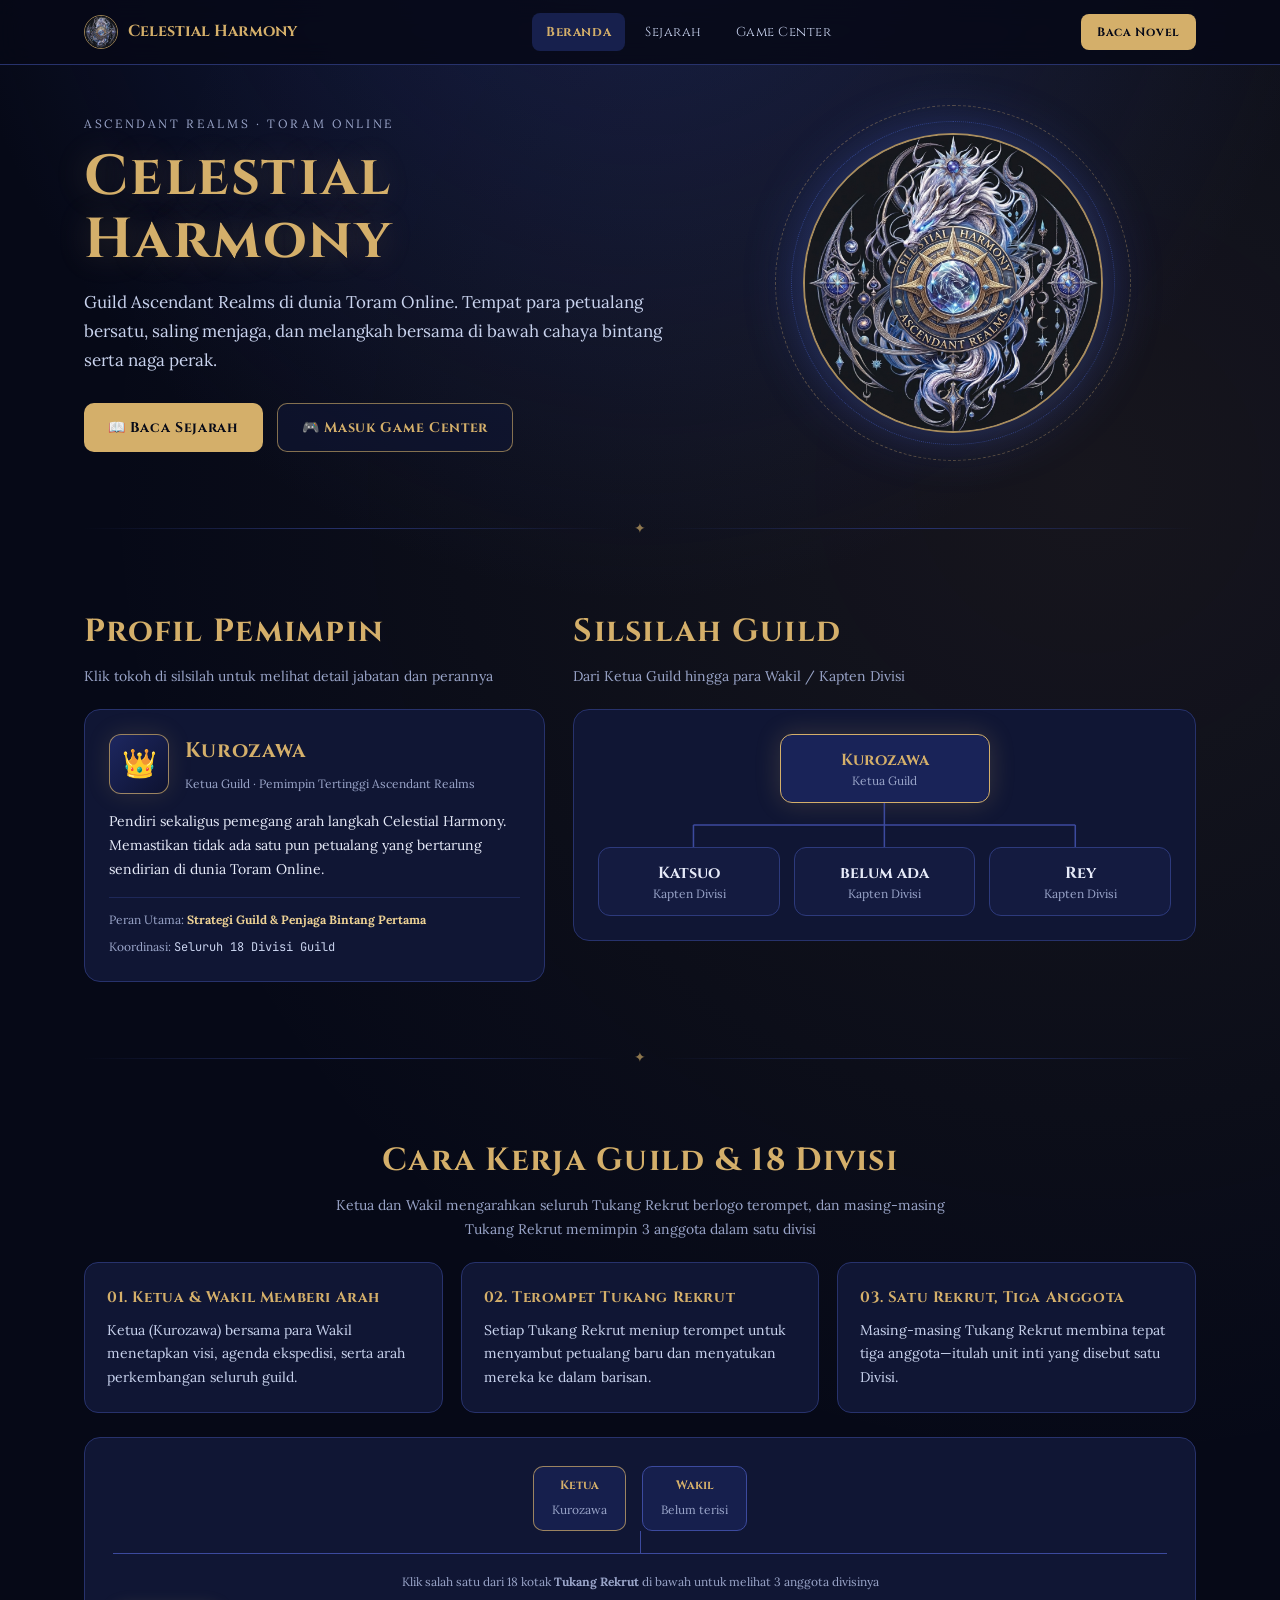
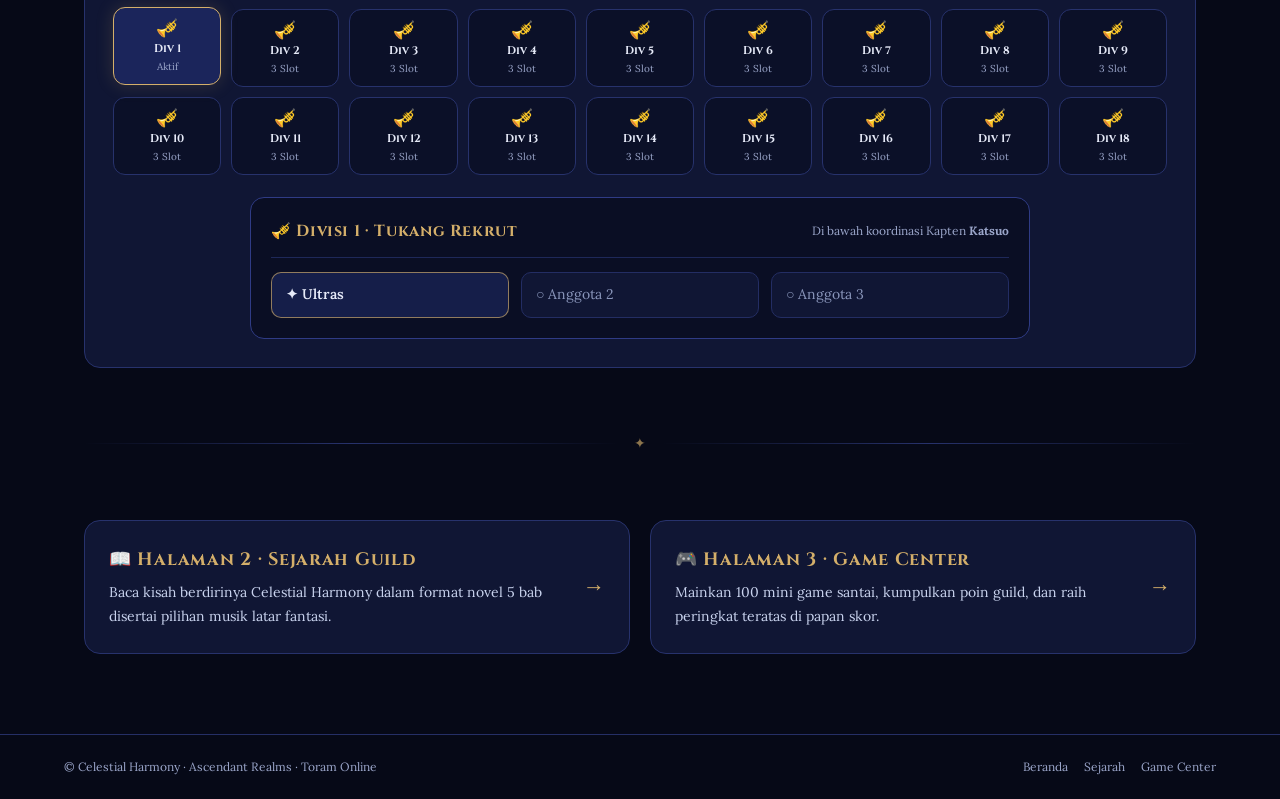
<file: index.html>
<!doctype html>
<html lang="id">
  <head>
    <meta charset="UTF-8" />
    <meta name="viewport" content="width=device-width, initial-scale=1.0" />
    <title>Celestial Harmony — Ascendant Realms</title>
    <meta
      name="description"
      content="Portal Guild Toram Online Celestial Harmony – Ascendant Realms: Silsilah Guild, 18 Divisi Tukang Rekrut, Novel Sejarah, dan Game Center."
    />
    <link rel="preconnect" href="https://fonts.googleapis.com" />
    <link rel="preconnect" href="https://fonts.gstatic.com" crossorigin />
    <link
      href="https://fonts.googleapis.com/css2?family=Cinzel:wght@600;700;800&family=Lora:ital,wght@0,400;0,500;0,600;1,400&family=JetBrains+Mono:wght@500;700&display=swap"
      rel="stylesheet"
    />
    <link rel="stylesheet" href="style.css" />
  </head>
  <body>
    <canvas id="starfield-canvas" aria-hidden="true"></canvas>

    <header class="site-header">
      <div class="header-inner">
        <a href="index.html" class="brand-link">
          <img
            src="logo.jpeg"
            alt="Logo Celestial Harmony"
            class="brand-logo"
          />
          <span class="brand-title">Celestial Harmony</span>
        </a>

        <nav class="main-nav" aria-label="Navigasi Utama">
          <a href="index.html" class="nav-link active" aria-current="page">Beranda</a>
          <a href="sejarah.html" class="nav-link">Sejarah</a>
          <a href="game.html" class="nav-link">Game Center</a>
        </nav>

        <a href="sejarah.html" class="cta-header">Baca Novel</a>
      </div>
    </header>

    <main class="page-main">
      <!-- Hero Section -->
      <section class="hero-grid">
        <div class="hero-content">
          <p class="hero-eyebrow">Ascendant Realms · Toram Online</p>
          <h1 class="hero-title">Celestial Harmony</h1>
          <p class="hero-desc">
            Guild Ascendant Realms di dunia Toram Online. Tempat para petualang bersatu,
            saling menjaga, dan melangkah bersama di bawah cahaya bintang serta naga perak.
          </p>
          <div class="hero-actions">
            <a href="sejarah.html" class="btn-gold">📖 Baca Sejarah</a>
            <a href="game.html" class="btn-outline">🎮 Masuk Game Center</a>
          </div>
        </div>

        <div class="hero-emblem-wrap">
          <div class="emblem-glow" aria-hidden="true"></div>
          <div class="astrolabe-ring" aria-hidden="true"></div>
          <div class="astrolabe-inner" aria-hidden="true"></div>
          <div class="emblem-circle">
            <img
              src="logo.jpeg"
              alt="Lambang Naga Perak Celestial Harmony Ascendant Realms"
            />
          </div>
        </div>
      </section>

      <div class="celestial-divider" aria-hidden="true">✦</div>

      <!-- Profil Pemimpin & Silsilah Guild -->
      <section class="lineage-grid" aria-label="Profil dan Silsilah Guild">
        <div>
          <div class="section-head">
            <h2>Profil Pemimpin</h2>
            <p>Klik tokoh di silsilah untuk melihat detail jabatan dan perannya</p>
          </div>

          <article id="profile-card" class="panel-card profile-card" aria-live="polite">
            <div class="profile-top">
              <div id="profile-crest" class="profile-crest" aria-hidden="true">👑</div>
              <div>
                <h3 id="profile-name" class="profile-name">Kurozawa</h3>
                <div id="profile-role" class="profile-role">
                  Ketua Guild · Pemimpin Tertinggi Ascendant Realms
                </div>
              </div>
            </div>
            <p id="profile-bio" class="profile-bio">
              Pendiri sekaligus pemegang arah langkah Celestial Harmony. Memastikan tidak ada satu
              pun petualang yang bertarung sendirian di dunia Toram Online.
            </p>
            <div class="profile-meta">
              <div>
                Peran Utama:
                <strong id="profile-specialty">Strategi Guild &amp; Penjaga Bintang Pertama</strong>
              </div>
              <div style="margin-top: 6px;">
                Koordinasi:
                <span id="profile-coordination" style="font-family: 'JetBrains Mono', monospace; color: #c9d3ee;">
                  Seluruh 18 Divisi Guild
                </span>
              </div>
            </div>
          </article>
        </div>

        <div>
          <div class="section-head">
            <h2>Silsilah Guild</h2>
            <p>Dari Ketua Guild hingga para Wakil / Kapten Divisi</p>
          </div>

          <div class="panel-card">
            <div class="silsilah-tree">
              <button
                type="button"
                class="tree-node leader active"
                data-profile-id="kurozawa"
              >
                <div class="tree-node-name">Kurozawa</div>
                <div class="tree-node-role">Ketua Guild</div>
              </button>

              <svg
                aria-hidden="true"
                viewBox="0 0 600 44"
                class="silsilah-svg"
                preserveAspectRatio="none"
              >
                <path
                  d="M 300 0 L 300 22 M 100 22 L 500 22 M 100 22 L 100 44 M 300 22 L 300 44 M 500 22 L 500 44"
                  fill="none"
                  stroke="#3c4a9e"
                  stroke-width="1.6"
                />
                <path
                  id="silsilah-active-branch"
                  d=""
                  fill="none"
                  stroke="#d4af6a"
                  stroke-width="2.4"
                />
              </svg>

              <div class="tree-branch">
                <button type="button" class="tree-node vice" data-profile-id="katsuo">
                  <div class="tree-node-name">Katsuo</div>
                  <div class="tree-node-role">Kapten Divisi</div>
                </button>
                <button type="button" class="tree-node vice" data-profile-id="ferisn">
                  <div class="tree-node-name">belum ada</div>
                  <div class="tree-node-role">Kapten Divisi</div>
                </button>
                <button type="button" class="tree-node vice" data-profile-id="rey">
                  <div class="tree-node-name">Rey</div>
                  <div class="tree-node-role">Kapten Divisi</div>
                </button>
              </div>
            </div>
          </div>
        </div>
      </section>

      <div class="celestial-divider" aria-hidden="true">✦</div>

      <!-- Cara Kerja Guild & 18 Divisi Tukang Rekrut -->
      <section aria-label="Cara Kerja Guild dan 18 Divisi">
        <div class="section-head center">
          <h2>Cara Kerja Guild &amp; 18 Divisi</h2>
          <p>
            Ketua dan Wakil mengarahkan seluruh Tukang Rekrut berlogo terompet, dan masing-masing
            Tukang Rekrut memimpin 3 anggota dalam satu divisi
          </p>
        </div>

        <div class="steps-grid">
          <div class="step-card">
            <h3>01. Ketua &amp; Wakil Memberi Arah</h3>
            <p>
              Ketua (Kurozawa) bersama para Wakil menetapkan visi, agenda ekspedisi, serta arah
              perkembangan seluruh guild.
            </p>
          </div>
          <div class="step-card">
            <h3>02. Terompet Tukang Rekrut</h3>
            <p>
              Setiap Tukang Rekrut meniup terompet untuk menyambut petualang baru dan menyatukan
              mereka ke dalam barisan.
            </p>
          </div>
          <div class="step-card">
            <h3>03. Satu Rekrut, Tiga Anggota</h3>
            <p>
              Masing-masing Tukang Rekrut membina tepat tiga anggota—itulah unit inti yang disebut
              satu Divisi.
            </p>
          </div>
        </div>

        <div class="workflow-diagram">
          <div class="command-pair">
            <div class="command-box primary">
              <strong>Ketua</strong>
              <span>Kurozawa</span>
            </div>
            <div class="command-box">
              <strong>Wakil</strong>
              <span>Belum terisi</span>
            </div>
          </div>

          <div class="workflow-stem" aria-hidden="true"></div>

          <div class="recruiter-wrap">
            <p class="recruiter-hint">
              Klik salah satu dari 18 kotak <strong>Tukang Rekrut</strong> di bawah untuk melihat 3
              anggota divisinya
            </p>
            <div id="recruiter-grid" class="recruiter-grid"></div>
          </div>

          <div id="division-detail" class="division-detail" aria-live="polite">
            <div class="division-detail-head">
              <h3 id="division-title">🎺 Divisi 1 · Tukang Rekrut</h3>
              <span class="division-captain">
                Di bawah koordinasi Kapten <strong id="division-captain">belum ada</strong>
              </span>
            </div>
            <div id="division-members" class="division-members"></div>
          </div>
        </div>
      </section>

      <div class="celestial-divider" aria-hidden="true">✦</div>

      <!-- Portal Menghubungkan ke 2 Halaman Lain -->
      <section aria-label="Tautan Halaman Lain">
        <div class="portal-grid">
          <a href="sejarah.html" class="portal-card">
            <div>
              <h3>📖 Halaman 2 · Sejarah Guild</h3>
              <p>
                Baca kisah berdirinya Celestial Harmony dalam format novel 5 bab disertai pilihan
                musik latar fantasi.
              </p>
            </div>
            <span class="portal-arrow" aria-hidden="true">→</span>
          </a>

          <a href="game.html" class="portal-card">
            <div>
              <h3>🎮 Halaman 3 · Game Center</h3>
              <p>
                Mainkan 100 mini game santai, kumpulkan poin guild, dan raih peringkat teratas di
                papan skor.
              </p>
            </div>
            <span class="portal-arrow" aria-hidden="true">→</span>
          </a>
        </div>
      </section>
    </main>

    <footer class="site-footer">
      <div class="footer-inner">
        <span>© Celestial Harmony · Ascendant Realms · Toram Online</span>
        <div class="footer-links">
          <a href="index.html">Beranda</a>
          <a href="sejarah.html">Sejarah</a>
          <a href="game.html">Game Center</a>
        </div>
      </div>
    </footer>

    <script src="script.js"></script>
  </body>
</html>
</file>
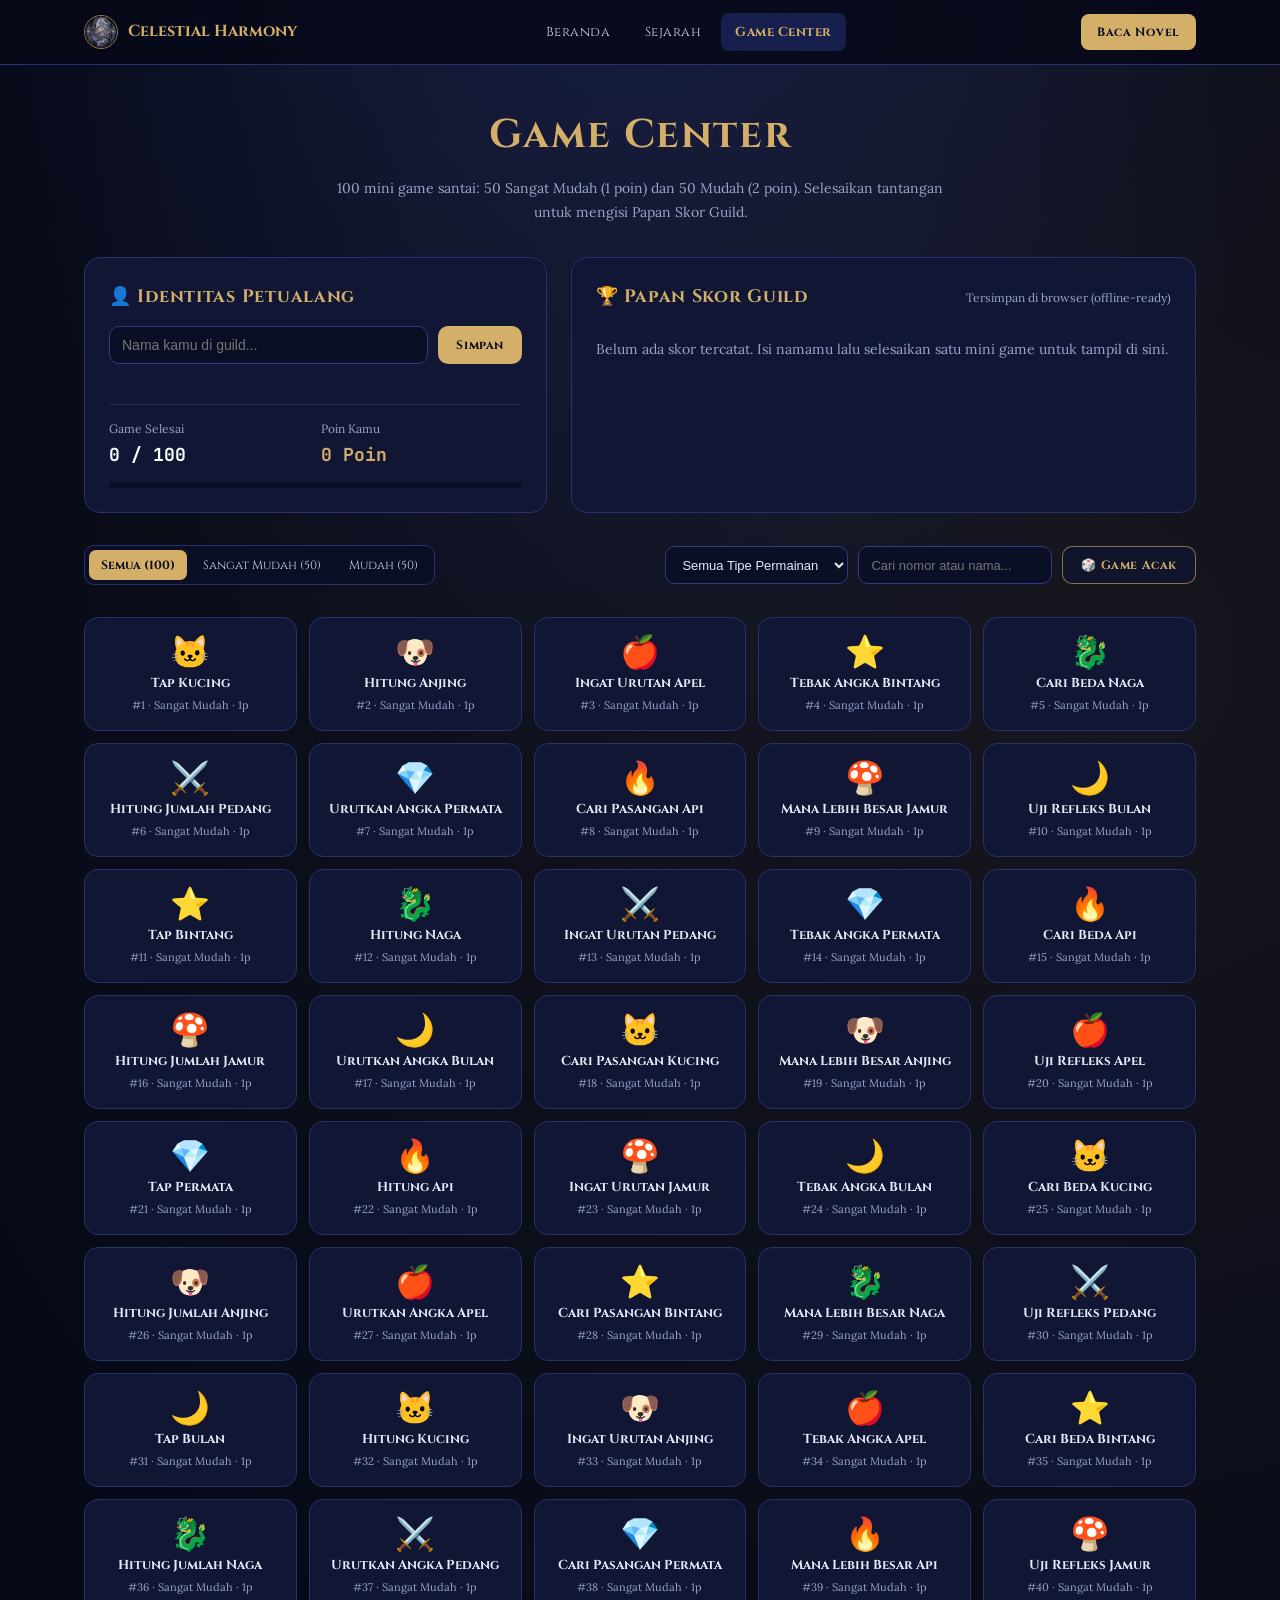
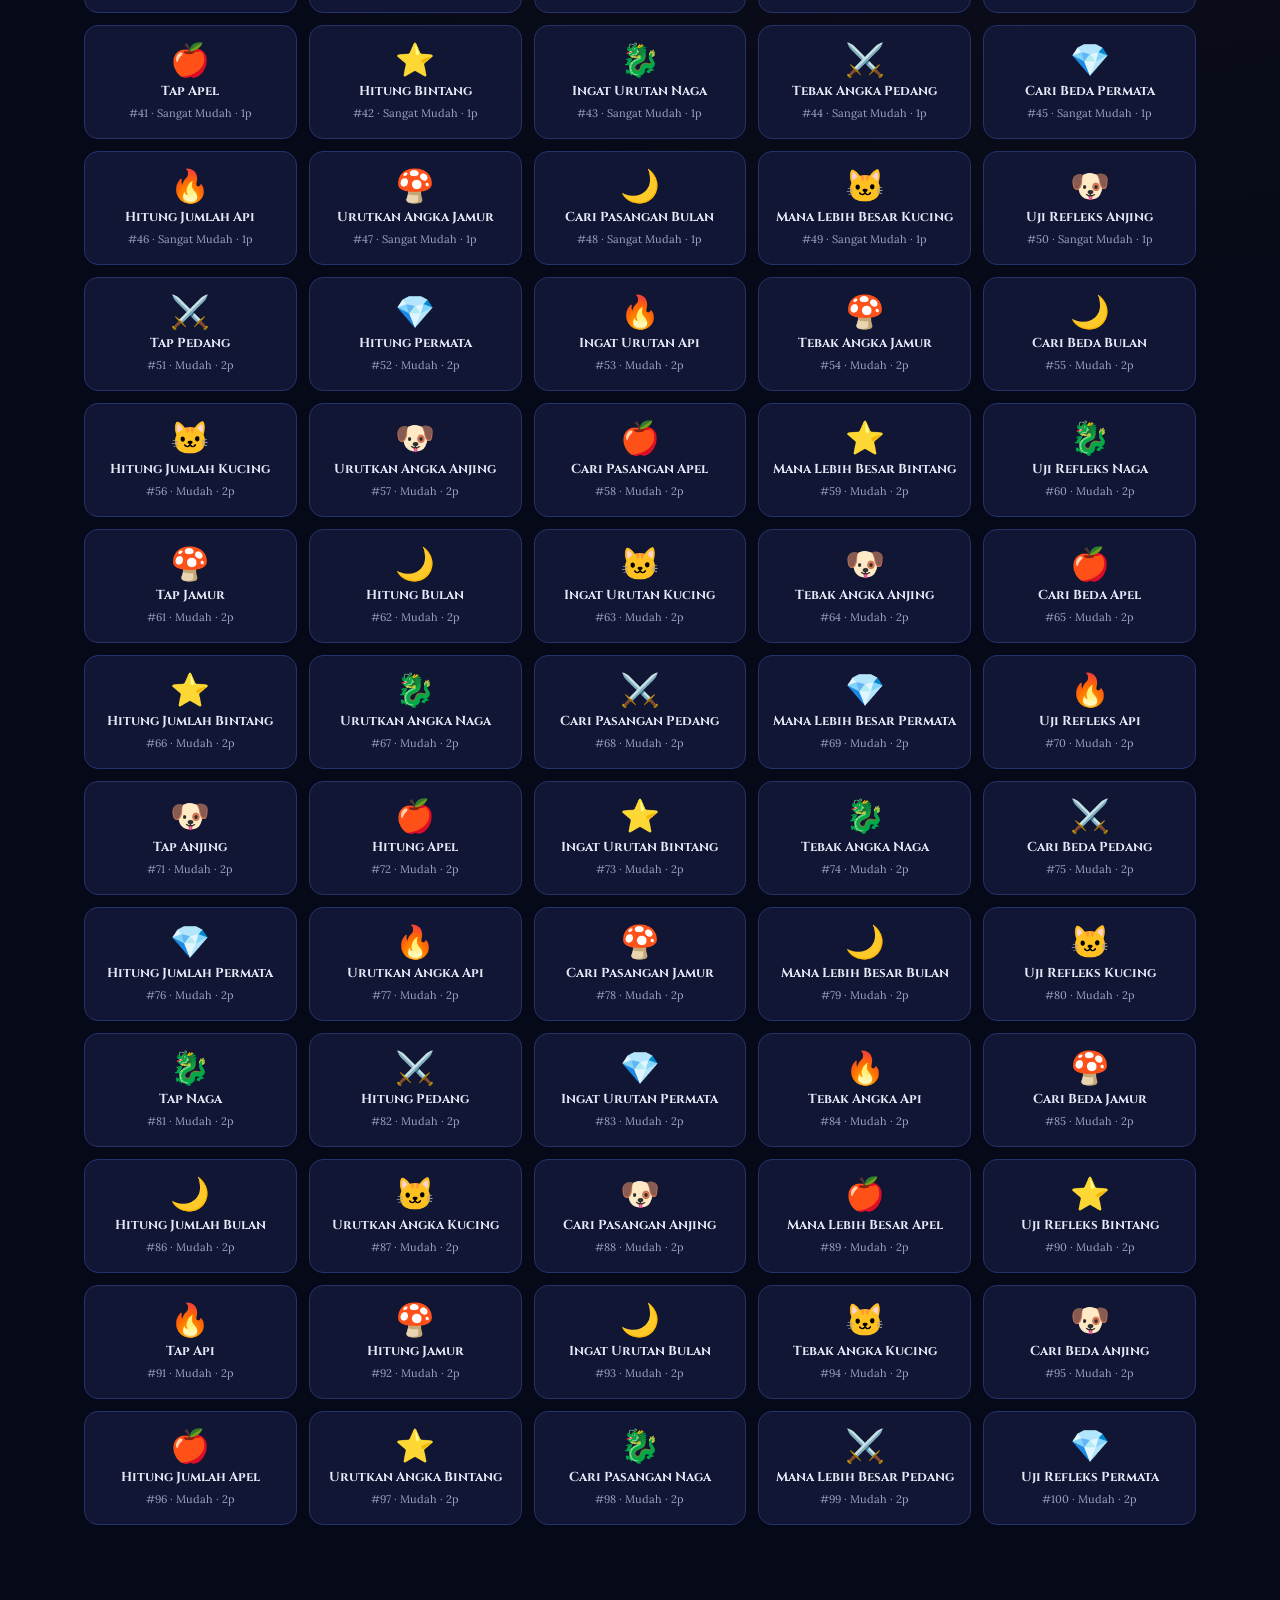
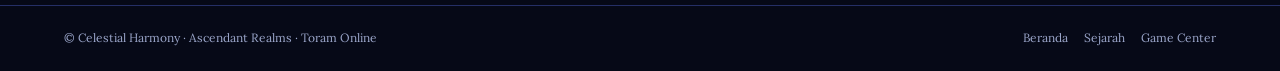
<file: game.html>
<!doctype html>
<html lang="id">
  <head>
    <meta charset="UTF-8" />
    <meta name="viewport" content="width=device-width, initial-scale=1.0" />
    <title>Game Center — Celestial Harmony</title>
    <meta
      name="description"
      content="Game Center Guild Celestial Harmony: 100 mini game santai, pelacakan progres, dan papan skor lokal."
    />
    <link rel="preconnect" href="https://fonts.googleapis.com" />
    <link rel="preconnect" href="https://fonts.gstatic.com" crossorigin />
    <link
      href="https://fonts.googleapis.com/css2?family=Cinzel:wght@600;700;800&family=Lora:ital,wght@0,400;0,500;0,600;1,400&family=JetBrains+Mono:wght@500;700&display=swap"
      rel="stylesheet"
    />
    <link rel="stylesheet" href="style.css" />
    <link rel="stylesheet" href="game.css" />
  </head>
  <body>
    <canvas id="starfield-canvas" aria-hidden="true"></canvas>

    <header class="site-header">
      <div class="header-inner">
        <a href="index.html" class="brand-link">
          <img
            src="logo.jpeg"
            alt="Logo Celestial Harmony"
            class="brand-logo"
          />
          <span class="brand-title">Celestial Harmony</span>
        </a>

        <nav class="main-nav" aria-label="Navigasi Utama">
          <a href="index.html" class="nav-link">Beranda</a>
          <a href="sejarah.html" class="nav-link">Sejarah</a>
          <a href="game.html" class="nav-link active" aria-current="page">Game Center</a>
        </nav>

        <a href="sejarah.html" class="cta-header">Baca Novel</a>
      </div>
    </header>

    <main class="page-main">
      <div class="gc-container">
        <header class="gc-header">
          <h1>Game Center</h1>
          <p>
            100 mini game santai: 50 Sangat Mudah (1 poin) dan 50 Mudah (2 poin). Selesaikan
            tantangan untuk mengisi Papan Skor Guild.
          </p>
        </header>

        <!-- Identitas Petualang & Papan Skor Guild -->
        <section class="gc-top-grid" aria-label="Profil dan Papan Skor">
          <div class="panel-card gc-profile-panel">
            <h2>👤 Identitas Petualang</h2>
            <form id="player-form" class="player-form">
              <input
                id="player-input"
                type="text"
                maxlength="24"
                placeholder="Nama kamu di guild..."
                aria-label="Nama kamu di guild"
              />
              <button type="submit" class="btn-gold btn-sm">Simpan</button>
            </form>
            <p id="player-notice" class="player-notice"></p>

            <div class="gc-stats">
              <div>
                <span class="stat-label">Game Selesai</span>
                <strong id="stat-completed" class="stat-value">0 / 100</strong>
              </div>
              <div>
                <span class="stat-label">Poin Kamu</span>
                <strong id="stat-points" class="stat-value gold">0 Poin</strong>
              </div>
            </div>

            <div class="progress-track" aria-hidden="true">
              <div id="progress-fill" class="progress-fill"></div>
            </div>
          </div>

          <div class="panel-card gc-lb-panel">
            <div class="lb-head">
              <h2>🏆 Papan Skor Guild</h2>
              <span class="lb-sub">Tersimpan di browser (offline-ready)</span>
            </div>
            <div id="leaderboard-list" class="lb-list"></div>
          </div>
        </section>

        <!-- Toolbar Filter & Pencarian -->
        <section class="gc-toolbar" aria-label="Filter Mini Game">
          <div class="seg-tabs" role="tablist" aria-label="Filter Tingkat Kesulitan">
            <button type="button" class="seg-btn active" data-diff="all">Semua (100)</button>
            <button type="button" class="seg-btn" data-diff="very-easy">Sangat Mudah (50)</button>
            <button type="button" class="seg-btn" data-diff="easy">Mudah (50)</button>
          </div>

          <div class="filter-inputs">
            <select id="family-filter" aria-label="Filter tipe permainan">
              <option value="all">Semua Tipe Permainan</option>
            </select>

            <input
              id="search-input"
              type="text"
              placeholder="Cari nomor atau nama..."
              aria-label="Cari mini game"
            />

            <button id="btn-random-game" type="button" class="btn-outline btn-sm">
              🎲 Game Acak
            </button>
          </div>
        </section>

        <!-- Grid 100 Mini Game -->
        <section id="games-grid" class="games-grid" aria-label="Daftar 100 Mini Game"></section>
      </div>
    </main>

    <!-- Modal Mini Game -->
    <div
      id="game-modal"
      class="modal-backdrop hidden"
      role="dialog"
      aria-modal="true"
      aria-labelledby="modal-title"
    >
      <div class="modal-card">
        <div class="modal-head">
          <div>
            <h3 id="modal-title">Mini Game</h3>
            <p id="modal-meta"></p>
          </div>
          <button id="modal-close" type="button" class="modal-close-btn" aria-label="Tutup permainan">
            ✕
          </button>
        </div>
        <div id="modal-body" class="modal-body"></div>
      </div>
    </div>

    <footer class="site-footer">
      <div class="footer-inner">
        <span>© Celestial Harmony · Ascendant Realms · Toram Online</span>
        <div class="footer-links">
          <a href="../index.html">Beranda</a>
          <a href="../sejarah/sejarah.html">Sejarah</a>
          <a href="game.html">Game Center</a>
        </div>
      </div>
    </footer>

    <script src="game.js"></script>
  </body>
</html>
</file>
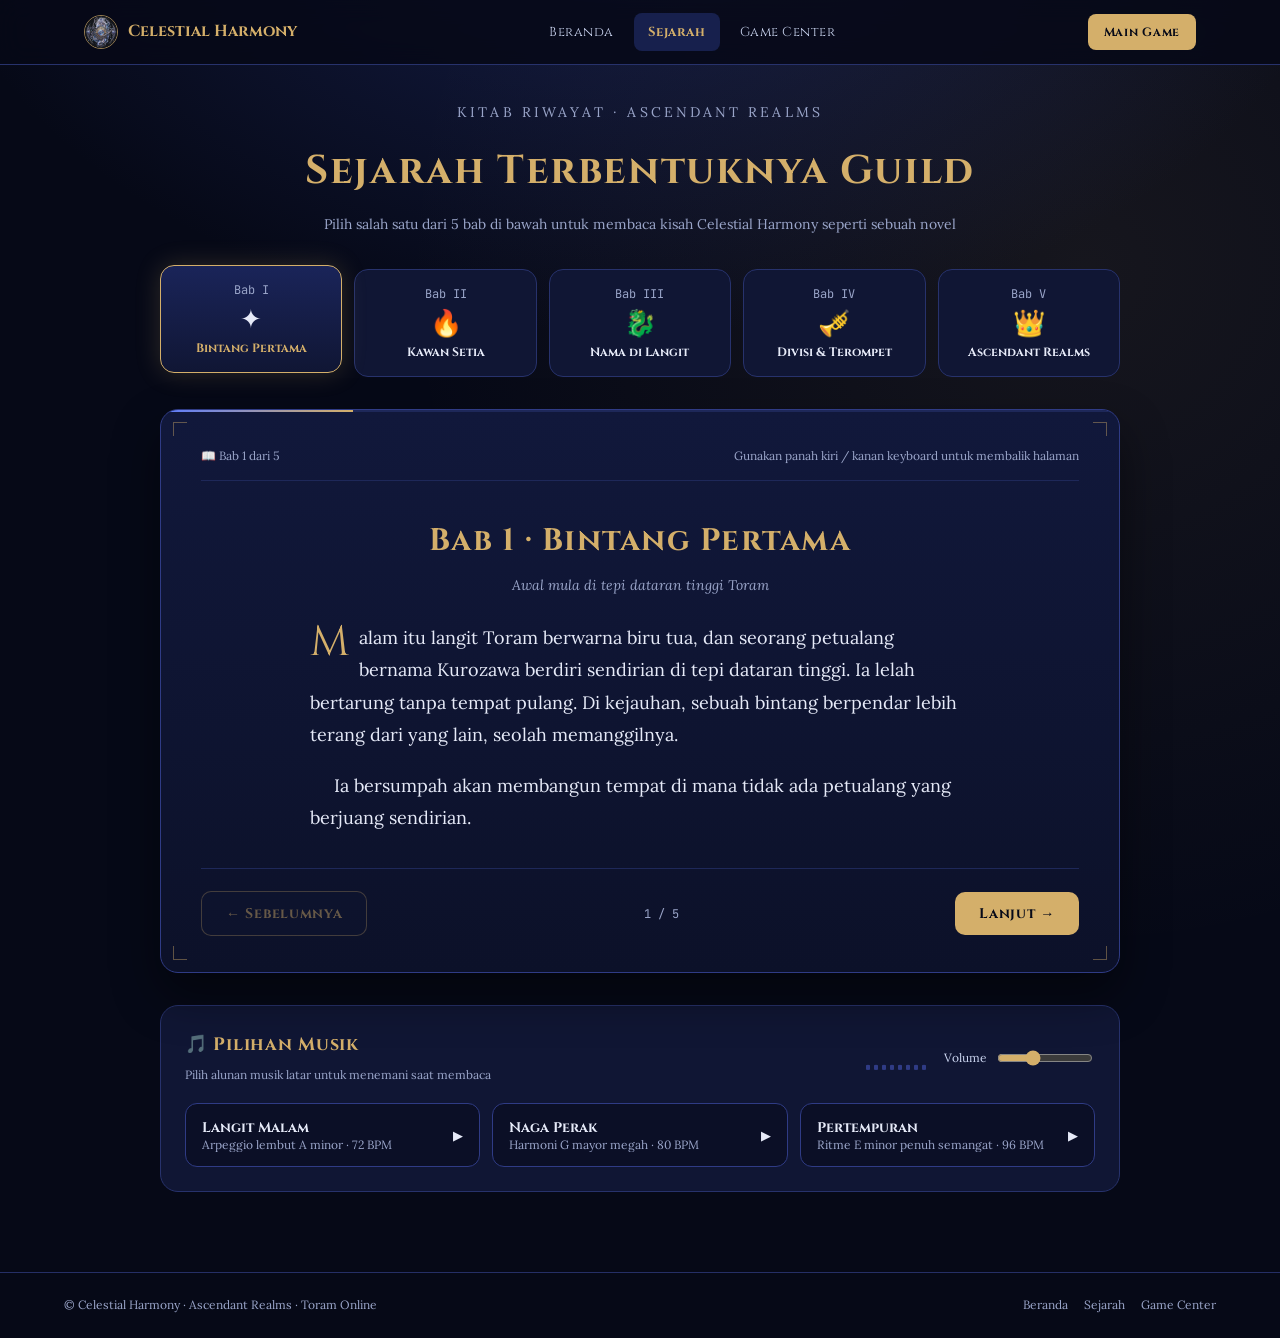
<file: sejarah.html>
<!doctype html>
<html lang="id">
  <head>
    <meta charset="UTF-8" />
    <meta name="viewport" content="width=device-width, initial-scale=1.0" />
    <title>Sejarah Guild — Celestial Harmony</title>
    <meta
      name="description"
      content="Novel Sejarah Terbentuknya Guild Celestial Harmony – Ascendant Realms dalam 5 bab disertai musik latar fantasi."
    />
    <link rel="preconnect" href="https://fonts.googleapis.com" />
    <link rel="preconnect" href="https://fonts.gstatic.com" crossorigin />
    <link
      href="https://fonts.googleapis.com/css2?family=Cinzel:wght@600;700;800&family=Lora:ital,wght@0,400;0,500;0,600;1,400&family=JetBrains+Mono:wght@500;700&display=swap"
      rel="stylesheet"
    />
    <link rel="stylesheet" href="style.css" />
    <link rel="stylesheet" href="sejarah.css" />
  </head>
  <body>
    <canvas id="starfield-canvas" aria-hidden="true"></canvas>

    <header class="site-header">
      <div class="header-inner">
        <a href="index.html" class="brand-link">
          <img
            src="logo.jpeg"
            alt="Logo Celestial Harmony"
            class="brand-logo"
          />
          <span class="brand-title">Celestial Harmony</span>
        </a>

        <nav class="main-nav" aria-label="Navigasi Utama">
          <a href="index.html" class="nav-link">Beranda</a>
          <a href="sejarah.html" class="nav-link active" aria-current="page">Sejarah</a>
          <a href="game.html" class="nav-link">Game Center</a>
        </nav>

        <a href="game.html" class="cta-header">Main Game</a>
      </div>
    </header>

    <main class="page-main">
      <div class="novel-container">
        <header class="novel-header">
          <p class="hero-eyebrow">Kitab Riwayat · Ascendant Realms</p>
          <h1>Sejarah Terbentuknya Guild</h1>
          <p>
            Pilih salah satu dari 5 bab di bawah untuk membaca kisah Celestial Harmony seperti
            sebuah novel
          </p>
        </header>

        <!-- 5 Kotak Bab (Sesuai Sketsa Page 2: Bab 1 - Bab 5) -->
        <div id="chapter-cards" class="chapter-cards" role="tablist" aria-label="Pilih Bab Novel"></div>

        <!-- Tome Pembaca Novel -->
        <article class="novel-tome">
          <div class="tome-progress-bar" aria-hidden="true">
            <div id="tome-progress-fill" class="tome-progress-fill"></div>
          </div>
          <span class="tome-corner tl" aria-hidden="true"></span>
          <span class="tome-corner tr" aria-hidden="true"></span>
          <span class="tome-corner bl" aria-hidden="true"></span>
          <span class="tome-corner br" aria-hidden="true"></span>

          <div class="tome-meta">
            <span id="tome-counter">📖 Bab 1 dari 5</span>
            <span>Gunakan panah kiri / kanan keyboard untuk membalik halaman</span>
          </div>

          <div id="tome-stage" class="tome-stage">
            <div class="chapter-head">
              <h2 id="chapter-title">Bab 1 · Bintang Pertama</h2>
              <p id="chapter-subtitle">Awal mula di tepi dataran tinggi Toram</p>
            </div>
            <div id="chapter-body" class="chapter-body"></div>
          </div>

          <div class="tome-controls">
            <button id="btn-prev-chapter" type="button" class="btn-outline">
              ← Sebelumnya
            </button>
            <span id="tome-progress" class="tome-progress">1 / 5</span>
            <button id="btn-next-chapter" type="button" class="btn-gold">
              Lanjut →
            </button>
          </div>
        </article>

        <!-- Pilihan Musik (Sesuai Sketsa Page 2 Bawah) -->
        <section class="music-panel" aria-label="Pilihan Musik Latar">
          <div class="music-head">
            <div>
              <h3>🎵 Pilihan Musik</h3>
              <p id="music-status" class="music-status">
                Pilih alunan musik latar untuk menemani saat membaca
              </p>
            </div>

            <div class="music-controls">
              <div id="music-eq" class="music-eq" aria-hidden="true">
                <span></span><span></span><span></span><span></span>
                <span></span><span></span><span></span><span></span>
              </div>

              <label class="volume-label">
                <span>Volume</span>
                <input
                  id="music-volume"
                  type="range"
                  min="0"
                  max="1"
                  step="0.05"
                  value="0.35"
                  aria-label="Volume musik latar"
                />
              </label>
            </div>
          </div>

          <div id="music-tracks" class="music-tracks"></div>
        </section>
      </div>
    </main>

    <footer class="site-footer">
      <div class="footer-inner">
        <span>© Celestial Harmony · Ascendant Realms · Toram Online</span>
        <div class="footer-links">
          <a href="index.html">Beranda</a>
          <a href="sejarah.html">Sejarah</a>
          <a href="game.html">Game Center</a>
        </div>
      </div>
    </footer>

    <script src="sejarah.js"></script>
  </body>
</html>
</file>
<file: style.css>
:root {
  --bg-deep: #060917;
  --bg-surface: #101634;
  --bg-surface-2: #161f4d;
  --bg-inset: #0a0e24;
  --gold: #d4af6a;
  --gold-soft: #ebd094;
  --indigo: #5b7bff;
  --border: #27326c;
  --border-strong: #3c4a9e;
  --text-main: #e6eaf8;
  --text-muted: #c9d3ee;
  --text-dim: #9aa5c9;
  --emerald: #34d399;
  --rose: #fb7185;
  --radius-md: 12px;
  --radius-lg: 16px;
}

*,
*::before,
*::after {
  box-sizing: border-box;
}

html {
  scroll-behavior: smooth;
  color-scheme: dark;
  background-color: var(--bg-deep);
  color: var(--text-main);
  font-family: "Lora", Georgia, serif;
}

body {
  margin: 0;
  min-height: 100vh;
  display: flex;
  flex-direction: column;
  background:
    radial-gradient(ellipse 80% 50% at 50% -10%, rgba(42, 58, 138, 0.45), transparent 70%),
    radial-gradient(circle at 85% 20%, rgba(212, 175, 106, 0.08), transparent 45%),
    var(--bg-deep) fixed;
  color: var(--text-main);
  line-height: 1.7;
  overflow-x: hidden;
}

h1, h2, h3, h4 {
  font-family: "Cinzel", Georgia, serif;
  letter-spacing: 0.04em;
  color: var(--gold);
  margin: 0;
}

p {
  margin: 0;
}

a {
  color: inherit;
  text-decoration: none;
}

button {
  font-family: inherit;
  cursor: pointer;
}

button:disabled {
  cursor: not-allowed;
  opacity: 0.45;
}

*:focus-visible {
  outline: 2px solid var(--gold);
  outline-offset: 2px;
}

/* Starfield Canvas */
#starfield-canvas {
  position: fixed;
  inset: 0;
  width: 100%;
  height: 100%;
  pointer-events: none;
  z-index: -10;
}

/* Top Bar Navigation (3 Zones) */
.site-header {
  position: sticky;
  top: 0;
  z-index: 40;
  border-bottom: 1px solid var(--border);
  background: rgba(6, 9, 23, 0.85);
  backdrop-filter: blur(12px);
}

.header-inner {
  max-width: 1152px;
  margin: 0 auto;
  padding: 0 20px;
  height: 64px;
  display: flex;
  align-items: center;
  justify-content: space-between;
  gap: 16px;
}

.brand-link {
  display: inline-flex;
  align-items: center;
  gap: 10px;
  white-space: nowrap;
  flex-shrink: 0;
}

.brand-logo {
  width: 34px;
  height: 34px;
  border-radius: 50%;
  object-fit: cover;
  border: 1px solid rgba(212, 175, 106, 0.7);
}

.brand-title {
  font-family: "Cinzel", Georgia, serif;
  font-size: 16px;
  font-weight: 700;
  color: var(--gold);
}

.main-nav {
  display: flex;
  align-items: center;
  gap: 6px;
}

.nav-link {
  padding: 8px 14px;
  border-radius: 8px;
  font-family: "Cinzel", Georgia, serif;
  font-size: 13px;
  letter-spacing: 0.04em;
  color: var(--text-muted);
  white-space: nowrap;
  flex-shrink: 0;
  transition: background-color 0.18s ease, color 0.18s ease;
}

.nav-link:hover {
  background: rgba(255, 255, 255, 0.05);
  color: #ffffff;
}

.nav-link.active {
  background: #17204d;
  color: var(--gold);
  font-weight: 700;
}

.cta-header {
  padding: 8px 16px;
  border-radius: 8px;
  background: var(--gold);
  color: #070a18;
  font-family: "Cinzel", Georgia, serif;
  font-size: 12px;
  font-weight: 700;
  letter-spacing: 0.06em;
  white-space: nowrap;
  flex-shrink: 0;
  transition: background-color 0.15s ease, transform 0.15s ease;
}

.cta-header:hover {
  background: #e5c484;
  transform: translateY(-1px);
}

/* Main Container */
.page-main {
  flex: 1;
  width: 100%;
  max-width: 1152px;
  margin: 0 auto;
  padding: 36px 20px 80px;
  animation: pageFadeIn 0.36s cubic-bezier(0.16, 1, 0.3, 1);
}

/* Shared Buttons & Divider */
.btn-gold {
  display: inline-flex;
  align-items: center;
  justify-content: center;
  gap: 8px;
  padding: 12px 24px;
  border-radius: 10px;
  border: none;
  background: var(--gold);
  color: #070a18;
  font-family: "Cinzel", Georgia, serif;
  font-size: 14px;
  font-weight: 700;
  letter-spacing: 0.05em;
  white-space: nowrap;
  transition: background-color 0.15s ease, transform 0.15s ease, box-shadow 0.2s ease;
}

.btn-gold:hover {
  background: #e5c484;
  transform: translateY(-1px);
  box-shadow: 0 8px 24px rgba(212, 175, 106, 0.22);
}

.btn-gold:active {
  transform: scale(0.98);
}

.btn-outline {
  display: inline-flex;
  align-items: center;
  justify-content: center;
  gap: 8px;
  padding: 12px 24px;
  border-radius: 10px;
  border: 1px solid rgba(212, 175, 106, 0.6);
  background: rgba(16, 22, 52, 0.65);
  color: var(--gold);
  font-family: "Cinzel", Georgia, serif;
  font-size: 14px;
  font-weight: 700;
  letter-spacing: 0.05em;
  white-space: nowrap;
  transition: border-color 0.15s ease, background-color 0.15s ease, transform 0.15s ease;
}

.btn-outline:hover {
  border-color: var(--gold);
  background: rgba(212, 175, 106, 0.1);
  transform: translateY(-1px);
}

.celestial-divider {
  display: flex;
  align-items: center;
  gap: 16px;
  margin: 64px 0;
  color: rgba(212, 175, 106, 0.65);
  font-size: 14px;
}

.celestial-divider::before,
.celestial-divider::after {
  content: "";
  flex: 1;
  height: 1px;
  background: linear-gradient(90deg, transparent, var(--border), transparent);
}

/* Hero Section (Page 1) */
.hero-grid {
  display: grid;
  grid-template-columns: 1.2fr 1fr;
  align-items: center;
  gap: 44px;
  padding-top: 12px;
}

.hero-eyebrow {
  font-size: 12px;
  letter-spacing: 0.22em;
  text-transform: uppercase;
  color: var(--text-dim);
  margin-bottom: 12px;
}

.hero-title {
  font-size: clamp(2.25rem, 4.4vw, 3.75rem);
  line-height: 1.12;
  text-shadow: 0 0 32px rgba(212, 175, 106, 0.22);
  margin-bottom: 16px;
}

.hero-desc {
  max-width: 58ch;
  font-size: 17px;
  color: var(--text-muted);
  margin-bottom: 28px;
}

.hero-actions {
  display: flex;
  flex-wrap: wrap;
  gap: 14px;
}

.hero-emblem-wrap {
  position: relative;
  display: flex;
  align-items: center;
  justify-content: center;
  padding: 20px;
}

.emblem-glow {
  position: absolute;
  width: 340px;
  height: 340px;
  border-radius: 50%;
  background: radial-gradient(circle, rgba(91, 123, 255, 0.24), transparent 70%);
  filter: blur(18px);
  pointer-events: none;
}

.astrolabe-ring {
  position: absolute;
  width: 356px;
  height: 356px;
  border-radius: 50%;
  border: 1px dashed rgba(212, 175, 106, 0.35);
  animation: slowSpin 42s linear infinite;
  pointer-events: none;
}

.astrolabe-inner {
  position: absolute;
  width: 324px;
  height: 324px;
  border-radius: 50%;
  border: 1px dotted rgba(91, 123, 255, 0.36);
  animation: slowSpin 60s linear infinite reverse;
  pointer-events: none;
}

.emblem-circle {
  position: relative;
  width: 300px;
  height: 300px;
  border-radius: 50%;
  overflow: hidden;
  border: 2px solid rgba(212, 175, 106, 0.78);
  background: var(--bg-surface);
  box-shadow: 0 0 60px rgba(91, 123, 255, 0.3);
  animation: floatSlow 6s ease-in-out infinite;
}

.emblem-circle img {
  width: 100%;
  height: 100%;
  object-fit: cover;
  display: block;
}

/* Section Headers */
.section-head {
  margin-bottom: 20px;
}

.section-head.center {
  text-align: center;
}

.section-head h2 {
  font-size: clamp(1.5rem, 2.6vw, 2rem);
  margin-bottom: 6px;
}

.section-head p {
  font-size: 14px;
  color: var(--text-dim);
  max-width: 640px;
}

.section-head.center p {
  margin: 0 auto;
}

/* Profil Pemimpin + Silsilah Guild */
.lineage-grid {
  display: grid;
  grid-template-columns: 1fr 1.35fr;
  gap: 28px;
  align-items: start;
}

.panel-card {
  background: var(--bg-surface);
  border: 1px solid var(--border);
  border-radius: var(--radius-lg);
  padding: 24px;
}

.profile-card {
  min-height: 232px;
  transition: opacity 0.2s ease, transform 0.2s ease;
}

.profile-card.switching {
  opacity: 0;
  transform: translateY(6px);
}

.profile-top {
  display: flex;
  align-items: flex-start;
  gap: 16px;
  margin-bottom: 16px;
}

.profile-crest {
  width: 60px;
  height: 60px;
  border-radius: 12px;
  border: 1px solid rgba(212, 175, 106, 0.7);
  background: linear-gradient(135deg, #1d2760, #0d1230);
  display: flex;
  align-items: center;
  justify-content: center;
  font-size: 28px;
  flex-shrink: 0;
  box-shadow: 0 0 24px rgba(212, 175, 106, 0.14);
}

.profile-name {
  font-size: 21px;
  margin-bottom: 4px;
}

.profile-role {
  font-size: 12px;
  color: var(--text-dim);
}

.profile-bio {
  font-size: 14px;
  color: var(--text-main);
  margin-bottom: 16px;
}

.profile-meta {
  border-top: 1px solid #1e2859;
  padding-top: 12px;
  font-size: 12px;
  color: var(--text-dim);
}

.profile-meta strong {
  color: var(--gold-soft);
}

.silsilah-tree {
  display: flex;
  flex-direction: column;
  align-items: center;
}

.tree-node {
  border: 1px solid #2d3a7c;
  background: #141b40;
  color: var(--text-main);
  border-radius: 12px;
  padding: 14px 18px;
  text-align: center;
  transition: transform 0.16s ease, border-color 0.16s ease, background-color 0.16s ease, box-shadow 0.2s ease;
}

.tree-node:hover {
  border-color: rgba(212, 175, 106, 0.65);
  transform: translateY(-2px);
}

.tree-node.active {
  border-color: var(--gold);
  background: #192358;
  box-shadow: 0 0 26px rgba(212, 175, 106, 0.2);
}

.tree-node.leader {
  min-width: 210px;
}

.tree-node-name {
  font-family: "Cinzel", Georgia, serif;
  font-size: 16px;
  font-weight: 700;
  color: var(--gold);
}

.tree-node.vice .tree-node-name {
  color: var(--text-main);
}

.tree-node.active .tree-node-name {
  color: var(--gold);
}

.tree-node-role {
  font-size: 12px;
  color: var(--text-dim);
  margin-top: 2px;
}

.silsilah-svg {
  width: 100%;
  height: 44px;
  display: block;
}

.tree-branch {
  width: 100%;
  display: grid;
  grid-template-columns: repeat(3, 1fr);
  gap: 14px;
}

@media (max-width: 720px) {
  .silsilah-svg {
    display: none;
  }
  .tree-branch {
    border-top: 1px solid var(--border-strong);
    padding-top: 18px;
  }
}

/* Cara Kerja Guild & 18 Divisi */
.steps-grid {
  display: grid;
  grid-template-columns: repeat(3, 1fr);
  gap: 18px;
  margin-bottom: 24px;
}

.step-card {
  background: var(--bg-surface);
  border: 1px solid var(--border);
  border-radius: 14px;
  padding: 22px;
  transition: border-color 0.18s ease, transform 0.18s ease;
}

.step-card:hover {
  border-color: var(--border-strong);
  transform: translateY(-2px);
}

.step-card h3 {
  font-size: 15px;
  margin-bottom: 8px;
}

.step-card p {
  font-size: 14px;
  color: var(--text-muted);
}

.workflow-diagram {
  background: var(--bg-surface);
  border: 1px solid var(--border);
  border-radius: var(--radius-lg);
  padding: 28px;
}

.command-pair {
  display: flex;
  justify-content: center;
  gap: 16px;
}

.command-box {
  border: 1px solid var(--border-strong);
  background: var(--bg-surface-2);
  border-radius: 10px;
  padding: 8px 18px;
  text-align: center;
}

.command-box.primary {
  border-color: rgba(212, 175, 106, 0.7);
}

.command-box strong {
  display: block;
  font-family: "Cinzel", Georgia, serif;
  font-size: 12px;
  color: var(--gold);
}

.command-box span {
  font-size: 12px;
  color: var(--text-dim);
}

.workflow-stem {
  width: 1px;
  height: 22px;
  background: var(--border-strong);
  margin: 0 auto;
}

.recruiter-wrap {
  border-top: 1px solid var(--border-strong);
  padding-top: 18px;
}

.recruiter-hint {
  text-align: center;
  font-size: 12px;
  color: var(--text-dim);
  margin-bottom: 16px;
}

.recruiter-grid {
  display: grid;
  grid-template-columns: repeat(9, minmax(0, 1fr));
  gap: 10px;
  margin-bottom: 22px;
}

.recruiter-btn {
  display: flex;
  flex-direction: column;
  align-items: center;
  gap: 4px;
  border: 1px solid var(--border);
  background: #0b1028;
  color: var(--text-main);
  border-radius: 12px;
  padding: 11px 6px;
  transition: transform 0.16s ease, border-color 0.16s ease, background-color 0.16s ease, box-shadow 0.18s ease;
}

.recruiter-btn:hover {
  border-color: rgba(212, 175, 106, 0.65);
  transform: translateY(-2px);
}

.recruiter-btn.active {
  border-color: var(--gold);
  background: #1b255b;
  box-shadow: 0 0 18px rgba(212, 175, 106, 0.18);
  transform: translateY(-2px);
}

.recruiter-trumpet {
  font-size: 18px;
  line-height: 1;
}

.recruiter-label {
  font-family: "Cinzel", Georgia, serif;
  font-size: 11px;
  font-weight: 700;
}

.recruiter-status {
  font-size: 10px;
  color: var(--text-dim);
}

.division-detail {
  max-width: 780px;
  margin: 0 auto;
  border-radius: 14px;
  border: 1px solid #2f3b85;
  background: var(--bg-inset);
  padding: 20px;
  transition: opacity 0.18s ease, transform 0.18s ease;
}

.division-detail.switching {
  opacity: 0;
  transform: translateY(5px);
}

.division-detail-head {
  display: flex;
  flex-wrap: wrap;
  align-items: center;
  justify-content: space-between;
  gap: 8px;
  border-bottom: 1px solid #1e2859;
  padding-bottom: 12px;
  margin-bottom: 14px;
}

.division-detail-head h3 {
  font-size: 16px;
}

.division-captain {
  font-size: 12px;
  color: var(--text-dim);
}

.division-members {
  display: grid;
  grid-template-columns: repeat(3, 1fr);
  gap: 12px;
}

.member-slot {
  display: flex;
  align-items: center;
  gap: 8px;
  border-radius: 10px;
  border: 1px solid #232d63;
  background: var(--bg-surface);
  padding: 10px 14px;
  font-size: 14px;
  color: #8995ba;
}

.member-slot.filled {
  border-color: rgba(212, 175, 106, 0.65);
  background: #151e49;
  color: var(--text-main);
  font-weight: 600;
}

/* Portal Cards to Page 2 & Page 3 */
.portal-grid {
  display: grid;
  grid-template-columns: repeat(2, 1fr);
  gap: 20px;
}

.portal-card {
  display: flex;
  align-items: center;
  justify-content: space-between;
  gap: 16px;
  background: var(--bg-surface);
  border: 1px solid var(--border);
  border-radius: var(--radius-lg);
  padding: 24px;
  transition: border-color 0.2s ease, transform 0.2s ease, box-shadow 0.2s ease;
}

.portal-card:hover {
  border-color: rgba(212, 175, 106, 0.7);
  transform: translateY(-3px);
  box-shadow: 0 12px 28px rgba(0, 0, 0, 0.35);
}

.portal-card h3 {
  font-size: 18px;
  margin-bottom: 6px;
}

.portal-card p {
  font-size: 14px;
  color: var(--text-muted);
}

.portal-arrow {
  font-size: 22px;
  color: var(--gold);
  transition: transform 0.2s ease;
}

.portal-card:hover .portal-arrow {
  transform: translateX(4px);
}

/* Footer */
.site-footer {
  border-top: 1px solid #252f66;
  padding: 22px 20px;
}

.footer-inner {
  max-width: 1152px;
  margin: 0 auto;
  display: flex;
  flex-wrap: wrap;
  align-items: center;
  justify-content: space-between;
  gap: 12px;
  font-size: 12px;
  color: var(--text-dim);
}

.footer-links {
  display: flex;
  gap: 16px;
}

.footer-links a:hover {
  color: var(--gold);
}

/* Animations */
@keyframes pageFadeIn {
  from {
    opacity: 0;
    transform: translateY(10px);
  }
  to {
    opacity: 1;
    transform: translateY(0);
  }
}

@keyframes floatSlow {
  0%, 100% {
    transform: translateY(0px);
  }
  50% {
    transform: translateY(-8px);
  }
}

@keyframes slowSpin {
  to {
    transform: rotate(360deg);
  }
}

/* Responsive */
@media (max-width: 960px) {
  .hero-grid,
  .lineage-grid {
    grid-template-columns: 1fr;
  }
  .hero-emblem-wrap {
    order: -1;
  }
  .hero-content {
    text-align: center;
  }
  .hero-desc {
    margin-left: auto;
    margin-right: auto;
  }
  .hero-actions {
    justify-content: center;
  }
  .recruiter-grid {
    grid-template-columns: repeat(6, minmax(0, 1fr));
  }
}

@media (max-width: 720px) {
  .cta-header {
    display: none;
  }
  .steps-grid,
  .tree-branch,
  .division-members,
  .portal-grid {
    grid-template-columns: 1fr;
  }
  .recruiter-grid {
    grid-template-columns: repeat(3, minmax(0, 1fr));
  }
  .emblem-circle {
    width: 240px;
    height: 240px;
  }
  .astrolabe-ring {
    width: 280px;
    height: 280px;
  }
  .astrolabe-inner {
    width: 256px;
    height: 256px;
  }
}

@media (prefers-reduced-motion: reduce) {
  html {
    scroll-behavior: auto;
  }
  .emblem-circle,
  .astrolabe-ring,
  .page-main {
    animation: none !important;
  }
  * {
    transition-duration: 0.01ms !important;
  }
}
</file>
<file: game.css>
.gc-container {
  display: flex;
  flex-direction: column;
  gap: 32px;
}

.gc-header {
  text-align: center;
}

.gc-header h1 {
  font-size: clamp(1.85rem, 3.5vw, 2.5rem);
  margin-bottom: 8px;
}

.gc-header p {
  max-width: 640px;
  margin: 0 auto;
  font-size: 14px;
  color: var(--text-dim);
}

/* Top Profile & Leaderboard Grid */
.gc-top-grid {
  display: grid;
  grid-template-columns: 1fr 1.35fr;
  gap: 24px;
  align-items: stretch;
}

.gc-profile-panel h2,
.gc-lb-panel h2 {
  font-size: 18px;
  margin-bottom: 14px;
}

.player-form {
  display: flex;
  gap: 10px;
}

.player-form input {
  flex: 1;
  min-width: 0;
  border-radius: 10px;
  border: 1px solid #2f3b85;
  background: var(--bg-inset);
  padding: 10px 12px;
  font-size: 14px;
  color: #ffffff;
}

.player-form input:focus {
  border-color: var(--gold);
  outline: none;
}

.btn-sm {
  padding: 10px 18px;
  font-size: 12px;
}

.player-notice {
  min-height: 18px;
  margin-top: 8px;
  font-size: 12px;
  color: var(--text-muted);
}

.gc-stats {
  display: grid;
  grid-template-columns: repeat(2, 1fr);
  gap: 12px;
  border-top: 1px solid #1e2859;
  margin-top: 14px;
  padding-top: 14px;
}

.stat-label {
  display: block;
  font-size: 12px;
  color: var(--text-dim);
}

.stat-value {
  font-family: "JetBrains Mono", monospace;
  font-size: 18px;
  color: #ffffff;
}

.stat-value.gold {
  color: var(--gold);
}

.progress-track {
  margin-top: 12px;
  height: 6px;
  width: 100%;
  border-radius: 99px;
  background: var(--bg-inset);
  overflow: hidden;
}

.progress-fill {
  height: 100%;
  width: 0%;
  border-radius: 99px;
  background: linear-gradient(90deg, var(--indigo), var(--gold));
  transition: width 0.35s cubic-bezier(0.16, 1, 0.3, 1);
}

.lb-head {
  display: flex;
  flex-wrap: wrap;
  align-items: baseline;
  justify-content: space-between;
  gap: 8px;
}

.lb-sub {
  font-size: 12px;
  color: var(--text-dim);
}

.lb-list {
  display: flex;
  flex-direction: column;
}

.lb-row {
  display: flex;
  align-items: center;
  justify-content: space-between;
  padding: 9px 8px;
  border-radius: 6px;
  border-bottom: 1px solid #1e2859;
  font-size: 14px;
}

.lb-row.self {
  background: rgba(26, 36, 88, 0.8);
}

.lb-row.self .lb-name {
  color: var(--gold);
}

.lb-row:last-child {
  border-bottom: none;
}

.lb-left {
  display: flex;
  align-items: center;
  gap: 12px;
  min-width: 0;
}

.lb-rank {
  font-family: "JetBrains Mono", monospace;
  font-size: 12px;
  color: var(--text-dim);
  width: 28px;
}

.lb-name {
  font-weight: 600;
  color: var(--text-main);
  overflow: hidden;
  text-overflow: ellipsis;
  white-space: nowrap;
}

.lb-right {
  display: flex;
  align-items: center;
  gap: 14px;
  font-family: "JetBrains Mono", monospace;
  font-size: 12px;
  flex-shrink: 0;
}

.lb-games {
  color: var(--text-dim);
}

.lb-pts {
  font-weight: 700;
  color: var(--gold);
}

.lb-empty {
  font-size: 14px;
  color: var(--text-dim);
  padding: 12px 0;
}

/* Filter Toolbar */
.gc-toolbar {
  display: flex;
  flex-wrap: wrap;
  align-items: center;
  justify-content: space-between;
  gap: 12px;
}

.seg-tabs {
  display: inline-flex;
  flex-wrap: wrap;
  gap: 4px;
  padding: 4px;
  border-radius: 10px;
  border: 1px solid var(--border);
  background: #0b0f26;
}

.seg-btn {
  border: none;
  background: transparent;
  color: var(--text-muted);
  font-family: "Cinzel", Georgia, serif;
  font-size: 12px;
  padding: 7px 12px;
  border-radius: 7px;
  transition: background-color 0.15s ease, color 0.15s ease;
}

.seg-btn:hover {
  color: #ffffff;
}

.seg-btn.active {
  background: var(--gold);
  color: #070a18;
  font-weight: 700;
}

.filter-inputs {
  display: flex;
  flex-wrap: wrap;
  gap: 10px;
}

.filter-inputs select,
.filter-inputs input {
  border-radius: 10px;
  border: 1px solid #2f3b85;
  background: #0b0f26;
  color: var(--text-main);
  padding: 8px 12px;
  font-size: 13px;
}

.filter-inputs select:focus,
.filter-inputs input:focus {
  border-color: var(--gold);
  outline: none;
}

/* 100 Mini Games Grid */
.games-grid {
  display: grid;
  grid-template-columns: repeat(5, minmax(0, 1fr));
  gap: 12px;
}

.game-card {
  display: flex;
  flex-direction: column;
  align-items: center;
  text-align: center;
  gap: 6px;
  padding: 18px 12px;
  border-radius: 14px;
  border: 1px solid var(--border);
  background: var(--bg-surface);
  color: var(--text-main);
  transition: transform 0.18s ease, border-color 0.18s ease, box-shadow 0.2s ease, background-color 0.18s ease;
}

.game-card:hover {
  transform: translateY(-3px);
  border-color: var(--gold);
  box-shadow: 0 10px 24px rgba(212, 175, 106, 0.12);
}

.game-card:active {
  transform: scale(0.97);
}

.game-card.done {
  border-color: rgba(52, 211, 153, 0.45);
  background: #101c3a;
}

.game-icon {
  font-size: 32px;
  line-height: 1;
  transition: transform 0.2s ease;
}

.game-card:hover .game-icon {
  transform: scale(1.12);
}

.game-name {
  font-family: "Cinzel", Georgia, serif;
  font-size: 13px;
  font-weight: 700;
  width: 100%;
  overflow: hidden;
  text-overflow: ellipsis;
  white-space: nowrap;
}

.game-meta {
  font-size: 11px;
  color: var(--text-dim);
}

.game-done-badge {
  margin-top: 2px;
  font-size: 11px;
  font-weight: 600;
  color: var(--emerald);
}

.empty-state {
  grid-column: 1 / -1;
  background: var(--bg-surface);
  border: 1px solid var(--border);
  border-radius: 14px;
  padding: 32px;
  text-align: center;
  color: var(--text-dim);
}

/* Modal */
.modal-backdrop {
  position: fixed;
  inset: 0;
  z-index: 60;
  display: flex;
  align-items: center;
  justify-content: center;
  padding: 16px;
  background: rgba(4, 6, 16, 0.85);
  backdrop-filter: blur(5px);
  animation: modalFade 0.18s ease;
}

.modal-backdrop.hidden {
  display: none;
}

.modal-card {
  width: 100%;
  max-width: 520px;
  border-radius: 18px;
  border: 1px solid #2f3b85;
  background: linear-gradient(180deg, #131b42, #0d122e);
  padding: 24px;
  box-shadow: 0 24px 60px rgba(0, 0, 0, 0.65);
  animation: modalPop 0.22s cubic-bezier(0.16, 1, 0.3, 1);
}

.modal-head {
  display: flex;
  align-items: flex-start;
  justify-content: space-between;
  gap: 12px;
  border-bottom: 1px solid #1e2859;
  padding-bottom: 14px;
}

.modal-head h3 {
  font-size: 19px;
}

.modal-head p {
  font-size: 12px;
  color: var(--text-dim);
  margin-top: 2px;
}

.modal-close-btn {
  border-radius: 8px;
  border: 1px solid #2f3b85;
  background: transparent;
  color: var(--text-muted);
  padding: 6px 10px;
  font-size: 14px;
}

.modal-close-btn:hover {
  border-color: var(--gold);
  color: #ffffff;
}

.modal-body {
  padding-top: 20px;
  text-align: center;
}

/* Engine UI */
.engine-bar {
  display: flex;
  justify-content: space-between;
  align-items: center;
  font-size: 13px;
  color: var(--text-muted);
  margin-bottom: 16px;
}

.engine-mono {
  font-family: "JetBrains Mono", monospace;
  font-weight: 700;
  color: var(--gold);
}

.tap-arena {
  position: relative;
  height: 280px;
  width: 100%;
  overflow: hidden;
  border-radius: 14px;
  border: 1px solid var(--border);
  background: var(--bg-inset);
}

.tap-target {
  position: absolute;
  display: flex;
  align-items: center;
  justify-content: center;
  border-radius: 50%;
  border: 1px solid rgba(212, 175, 106, 0.65);
  background: #1a2459;
  font-size: 28px;
  box-shadow: 0 6px 18px rgba(0, 0, 0, 0.35);
  transition: transform 0.1s ease;
}

.tap-target:active {
  transform: scale(0.9);
}

.quiz-prompt {
  border-radius: 14px;
  border: 1px solid var(--border);
  background: var(--bg-inset);
  padding: 28px 16px;
  font-size: 28px;
  font-weight: 700;
  color: var(--text-main);
  margin-bottom: 18px;
}

.option-row {
  display: flex;
  flex-wrap: wrap;
  justify-content: center;
  gap: 12px;
}

.option-btn {
  min-width: 84px;
  border-radius: 10px;
  border: 1px solid var(--border-strong);
  background: var(--bg-surface-2);
  color: #ffffff;
  padding: 12px 18px;
  font-family: "JetBrains Mono", monospace;
  font-size: 18px;
  font-weight: 700;
  transition: border-color 0.15s ease, background-color 0.15s ease;
}

.option-btn:hover {
  border-color: var(--gold);
  background: #1e2a66;
}

.seq-stage {
  height: 92px;
  display: flex;
  align-items: center;
  justify-content: center;
  border-radius: 14px;
  border: 1px solid var(--border);
  background: var(--bg-inset);
  font-size: 44px;
  margin-bottom: 16px;
}

.grid-4 {
  display: grid;
  grid-template-columns: repeat(4, 1fr);
  gap: 10px;
}

.grid-3 {
  display: grid;
  grid-template-columns: repeat(3, 1fr);
  gap: 10px;
}

.cell-btn {
  border-radius: 10px;
  border: 1px solid var(--border-strong);
  background: var(--bg-surface-2);
  color: #ffffff;
  padding: 14px 8px;
  font-size: 24px;
  transition: border-color 0.15s ease, background-color 0.15s ease;
}

.cell-btn:hover:not(:disabled) {
  border-color: var(--gold);
}

.cell-btn.cleared {
  border-color: transparent;
  background: transparent;
  color: transparent;
}

.cell-btn.wrong {
  border-color: var(--rose);
  background: rgba(159, 18, 57, 0.55);
}

.cell-btn.matched {
  border-color: rgba(52, 211, 153, 0.55);
  background: rgba(6, 78, 59, 0.45);
}

.cell-btn.open {
  border-color: var(--gold);
  background: #1e2a66;
}

.guess-form {
  display: flex;
  justify-content: center;
  gap: 12px;
  margin: 18px 0;
}

.guess-input {
  width: 112px;
  border-radius: 10px;
  border: 1px solid var(--border-strong);
  background: var(--bg-inset);
  color: #ffffff;
  padding: 10px;
  text-align: center;
  font-family: "JetBrains Mono", monospace;
  font-size: 20px;
  font-weight: 700;
}

.reflex-pad {
  width: 100%;
  height: 190px;
  border-radius: 14px;
  border: 1px solid #9f1239;
  background: rgba(76, 5, 25, 0.9);
  color: #ffe4e6;
  font-family: "Cinzel", Georgia, serif;
  font-size: 18px;
  font-weight: 700;
  transition: background-color 0.15s ease, border-color 0.15s ease;
}

.reflex-pad.ready {
  border-color: #34d399;
  background: #047857;
  color: #ffffff;
}

.reflex-pad.early {
  border-color: #fbbf24;
  background: rgba(120, 53, 15, 0.85);
  color: #fef3c7;
}

.result-box {
  padding: 12px 0;
  display: flex;
  flex-direction: column;
  align-items: center;
  gap: 12px;
}

.result-icon {
  font-size: 46px;
  line-height: 1;
}

.result-box h4 {
  font-size: 24px;
}

.result-summary {
  font-size: 15px;
  color: var(--text-main);
}

.result-sub {
  font-size: 12px;
  color: var(--text-dim);
}

.result-actions {
  display: flex;
  flex-wrap: wrap;
  justify-content: center;
  gap: 12px;
  margin-top: 8px;
}

@keyframes modalFade {
  from { opacity: 0; }
  to { opacity: 1; }
}

@keyframes modalPop {
  from {
    opacity: 0;
    transform: translateY(10px) scale(0.95);
  }
  to {
    opacity: 1;
    transform: translateY(0) scale(1);
  }
}

@media (max-width: 960px) {
  .gc-top-grid {
    grid-template-columns: 1fr;
  }
  .games-grid {
    grid-template-columns: repeat(3, minmax(0, 1fr));
  }
}

@media (max-width: 600px) {
  .games-grid {
    grid-template-columns: repeat(2, minmax(0, 1fr));
  }
}
</file>
<file: sejarah.css>
.novel-container {
  max-width: 960px;
  margin: 0 auto;
  display: flex;
  flex-direction: column;
  gap: 32px;
}

.novel-header {
  text-align: center;
}

.novel-header h1 {
  font-size: clamp(1.75rem, 3.4vw, 2.5rem);
  margin-bottom: 8px;
}

.novel-header p {
  font-size: 14px;
  color: var(--text-dim);
}

/* 5 Chapter Cards Row (Matches Page 2 Sketch) */
.chapter-cards {
  display: grid;
  grid-template-columns: repeat(5, minmax(0, 1fr));
  gap: 12px;
}

.chapter-card {
  display: flex;
  flex-direction: column;
  align-items: center;
  justify-content: space-between;
  gap: 8px;
  padding: 16px 12px;
  border-radius: 14px;
  border: 1px solid var(--border);
  background: var(--bg-surface);
  color: var(--text-main);
  text-align: center;
  transition: transform 0.2s ease, border-color 0.2s ease, background 0.2s ease, box-shadow 0.2s ease;
}

.chapter-card:hover {
  border-color: rgba(212, 175, 106, 0.65);
  transform: translateY(-2px);
}

.chapter-card.active {
  border-color: var(--gold);
  background: linear-gradient(180deg, #1a2459, #101634);
  box-shadow: 0 0 26px rgba(212, 175, 106, 0.2);
  transform: translateY(-4px);
}

.chapter-roman {
  font-family: "JetBrains Mono", monospace;
  font-size: 12px;
  color: var(--text-dim);
}

.chapter-symbol {
  font-size: 26px;
  line-height: 1;
  transition: transform 0.2s ease;
}

.chapter-card:hover .chapter-symbol {
  transform: scale(1.12);
}

.chapter-short {
  font-family: "Cinzel", Georgia, serif;
  font-size: 12px;
  font-weight: 700;
  line-height: 1.35;
}

.chapter-card.active .chapter-short {
  color: var(--gold);
}

/* Novel Tome Reader */
.novel-tome {
  position: relative;
  overflow: hidden;
  border-radius: 18px;
  border: 1px solid #2f3b85;
  background: linear-gradient(180deg, #11183b, #0c1129);
  padding: 36px 40px;
  box-shadow: 0 22px 48px rgba(0, 0, 0, 0.45);
}

.tome-progress-bar {
  position: absolute;
  top: 0;
  left: 0;
  right: 0;
  height: 2px;
  background: #1e2859;
}

.tome-progress-fill {
  height: 100%;
  width: 20%;
  background: linear-gradient(90deg, var(--indigo), var(--gold));
  transition: width 0.3s ease;
}

.tome-corner {
  position: absolute;
  width: 14px;
  height: 14px;
  pointer-events: none;
  border-color: rgba(212, 175, 106, 0.42);
  border-style: solid;
  border-width: 0;
}

.tome-corner.tl { top: 12px; left: 12px; border-top-width: 1px; border-left-width: 1px; }
.tome-corner.tr { top: 12px; right: 12px; border-top-width: 1px; border-right-width: 1px; }
.tome-corner.bl { bottom: 12px; left: 12px; border-bottom-width: 1px; border-left-width: 1px; }
.tome-corner.br { bottom: 12px; right: 12px; border-bottom-width: 1px; border-right-width: 1px; }

.tome-meta {
  display: flex;
  flex-wrap: wrap;
  justify-content: space-between;
  gap: 8px;
  border-bottom: 1px solid #1e2859;
  padding-bottom: 14px;
  font-size: 12px;
  color: var(--text-dim);
}

.tome-stage {
  max-width: 66ch;
  margin: 0 auto;
  padding: 34px 0;
  min-height: 260px;
  transition: opacity 0.2s ease, transform 0.22s cubic-bezier(0.16, 1, 0.3, 1);
}

.tome-stage.turning-next {
  opacity: 0;
  transform: translateX(-20px);
}

.tome-stage.turning-prev {
  opacity: 0;
  transform: translateX(20px);
}

.chapter-head {
  text-align: center;
  margin-bottom: 24px;
}

.chapter-head h2 {
  font-size: clamp(1.5rem, 2.6vw, 1.95rem);
  margin-bottom: 6px;
}

.chapter-head p {
  font-size: 14px;
  font-style: italic;
  color: var(--text-dim);
}

.chapter-body {
  display: flex;
  flex-direction: column;
  gap: 18px;
  font-size: 18px;
  line-height: 1.8;
  color: var(--text-main);
}

.chapter-body p.dropcap::first-letter {
  font-family: "Cinzel", Georgia, serif;
  font-size: 2.35em;
  line-height: 1;
  float: left;
  padding-right: 10px;
  color: var(--gold);
}

.chapter-body p.indented {
  text-indent: 1.5rem;
}

.tome-controls {
  display: flex;
  align-items: center;
  justify-content: space-between;
  gap: 16px;
  border-top: 1px solid #1e2859;
  padding-top: 22px;
}

.tome-progress {
  font-family: "JetBrains Mono", monospace;
  font-size: 12px;
  color: var(--text-dim);
}

/* Pilihan Musik Panel */
.music-panel {
  border-radius: 18px;
  border: 1px solid var(--border);
  background: var(--bg-surface);
  padding: 24px;
  display: flex;
  flex-direction: column;
  gap: 18px;
}

.music-head {
  display: flex;
  flex-wrap: wrap;
  align-items: center;
  justify-content: space-between;
  gap: 16px;
}

.music-head h3 {
  font-size: 18px;
  margin-bottom: 4px;
}

.music-status {
  font-size: 12px;
  color: var(--text-dim);
}

.music-controls {
  display: flex;
  align-items: center;
  gap: 18px;
}

.music-eq {
  display: flex;
  align-items: flex-end;
  gap: 4px;
  height: 24px;
}

.music-eq span {
  width: 4px;
  height: 24px;
  border-radius: 99px;
  background: #2f3b85;
  transform: scaleY(0.22);
  transform-origin: bottom;
  transition: background-color 0.2s ease, transform 0.2s ease;
}

.music-eq.playing span {
  background: var(--gold);
  animation: eqPulse 0.9s ease-in-out infinite;
}

.music-eq.playing span:nth-child(2) { animation-duration: 0.72s; animation-delay: 0.1s; }
.music-eq.playing span:nth-child(3) { animation-duration: 0.98s; animation-delay: 0.2s; }
.music-eq.playing span:nth-child(4) { animation-duration: 0.66s; animation-delay: 0.05s; }
.music-eq.playing span:nth-child(5) { animation-duration: 0.85s; animation-delay: 0.25s; }
.music-eq.playing span:nth-child(6) { animation-duration: 0.76s; animation-delay: 0.15s; }
.music-eq.playing span:nth-child(7) { animation-duration: 0.92s; animation-delay: 0.3s; }
.music-eq.playing span:nth-child(8) { animation-duration: 0.68s; animation-delay: 0.12s; }

@keyframes eqPulse {
  0%, 100% { transform: scaleY(0.25); }
  50% { transform: scaleY(0.95); }
}

.volume-label {
  display: flex;
  align-items: center;
  gap: 8px;
  font-size: 12px;
  color: var(--text-muted);
}

.volume-label input {
  width: 96px;
  accent-color: var(--gold);
}

.music-tracks {
  display: grid;
  grid-template-columns: repeat(3, minmax(0, 1fr));
  gap: 12px;
}

.track-btn {
  display: flex;
  align-items: center;
  justify-content: space-between;
  gap: 12px;
  padding: 14px 16px;
  border-radius: 12px;
  border: 1px solid #2f3b85;
  background: #0b0f26;
  color: var(--text-main);
  text-align: left;
  transition: border-color 0.16s ease, background-color 0.16s ease, transform 0.16s ease, box-shadow 0.2s ease;
}

.track-btn:hover {
  border-color: rgba(212, 175, 106, 0.65);
  transform: translateY(-1px);
}

.track-btn.active {
  border-color: var(--gold);
  background: var(--gold);
  color: #070a18;
  box-shadow: 0 0 24px rgba(212, 175, 106, 0.25);
}

.track-info {
  min-width: 0;
}

.track-title {
  font-family: "Cinzel", Georgia, serif;
  font-size: 14px;
  font-weight: 700;
}

.track-sub {
  font-size: 12px;
  color: var(--text-dim);
  white-space: nowrap;
  overflow: hidden;
  text-overflow: ellipsis;
}

.track-btn.active .track-sub {
  color: rgba(7, 10, 24, 0.78);
}

@media (max-width: 780px) {
  .chapter-cards {
    grid-template-columns: repeat(2, minmax(0, 1fr));
  }
  .novel-tome {
    padding: 24px 20px;
  }
  .music-tracks {
    grid-template-columns: 1fr;
  }
}

@media (prefers-reduced-motion: reduce) {
  .music-eq.playing span {
    animation: none;
    transform: scaleY(0.75);
  }
}
</file>
